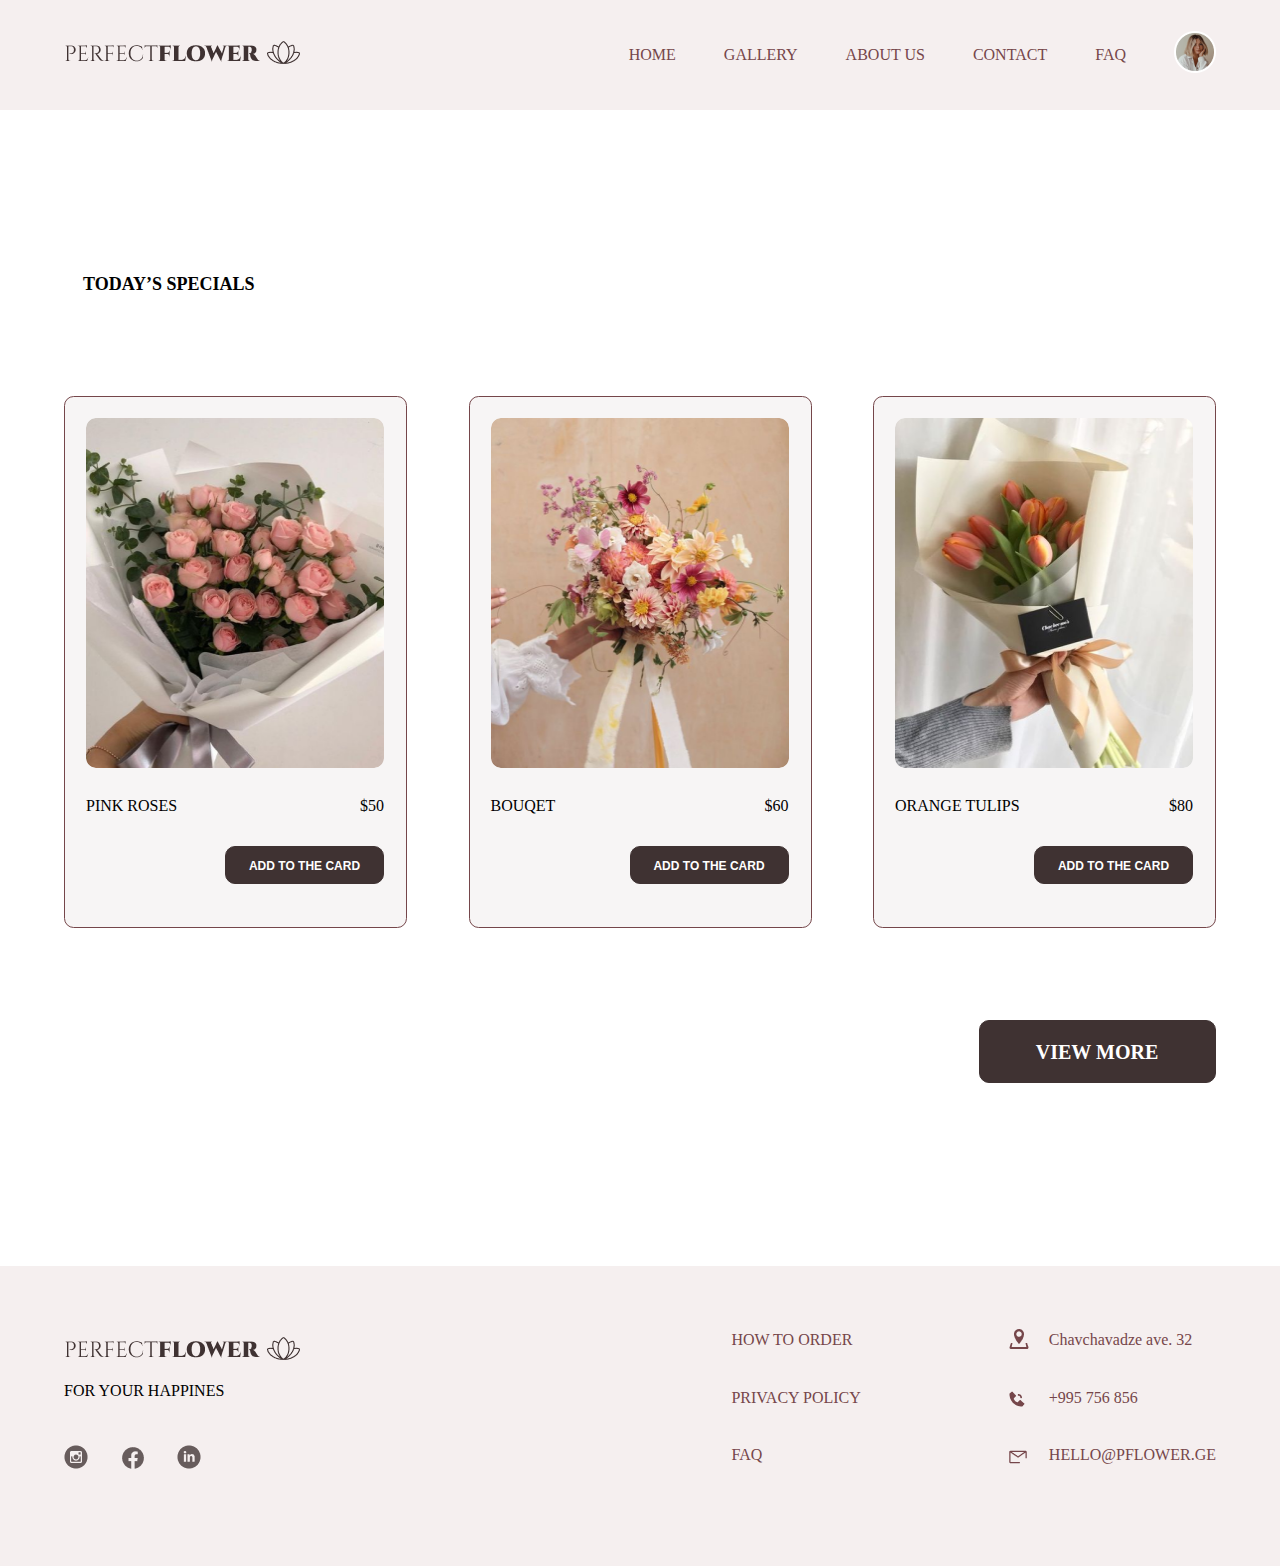
<file: index.html>
<!DOCTYPE html>
<html lang="en">
<head>
    <meta charset="UTF-8">
    <meta http-equiv="X-UA-Compatible" content="IE=edge">
    <meta name="viewport" content="width=device-width, initial-scale=1.0">
    <link rel="stylesheet" href="assets/css/reset.css">
    <link rel="stylesheet" href="assets/css/style.css">
    <title>Home</title>
</head>
<body>
    <header>
        <div class="header-navigation container">
            <div class="logo">
                <a href="#"><img src="assets/img/LOGO.png" alt=" company logo"></a>
            </div>
            <nav>
                <ul>
                    <li>
                        <a href="index.html">HOME</a>
                    </li>
                    <li>
                        <a href="assets/pages/gallery.html">GALLERY</a>
                    </li>
                    <li>
                        <a href="assets/pages/about.html">ABOUT US</a>
                    </li>
                    <li> 
                        <a href="assets/pages/contact.html">CONTACT</a>
                    </li>
                    <li>
                        <a href="assets/pages/faq.html">FAQ</a>
                    </li>
                    <li>
                        <a href="#"><img src="assets/img/profile picture.png" alt="profile>"></a>
                    </li>
                </ul>
            </nav>
        </div>
    </header>
    <main>
        <section class="special-offers container">
            <h2>TODAY’S SPECIALS</h2>
            <div class="top-products">
                <div class="product-box-wrapper">
                    <div class="product-content">
                        <img src="assets/img/roses.png" alt="pink roses">
                        <div class="product-type-price">
                         <h4>PINK ROSES</h4>
                         <P>$50</P>
                        </div>
                        
                        <div class="content-button">
                            <button>ADD TO THE CARD</button>
                        </div>
                    </div>
                </div>

                <div class="product-box-wrapper">
                    <div class="product-content">
                        <img src="assets/img/bouqet.png" alt="bouqet">
                        <div class="product-type-price">
                         <h4>BOUQET</h4>
                         <P>$60</P>
                        </div>
                        
                        <div class="content-button">
                            <button>ADD TO THE CARD</button>
                        </div>
                    </div>
                </div>

                <div class="product-box-wrapper">
                    <div class="product-content">
                        <img src="assets/img/tulips.png" alt="tulips">
                        <div class="product-type-price">
                         <h4>ORANGE TULIPS</h4>
                         <P>$80</P>
                        </div>
                        
                        <div class="content-button">
                            <button>ADD TO THE CARD</button>
                        </div>
                    </div>
                </div>
            </div>
            <div class="section-footer">
                <button>VIEW MORE</button>
            </div>
        </section>
    </main>
    <footer>
        <div class="footer-navigation container">
            <div class="slogan-socials">
                <a href="#"><img src="assets/img/LOGO.png" alt="company logo"></a>
                <p>FOR YOUR HAPPINES</p>
                <div class="social icons">
                    <a href="#"><img src="assets/img/instagram.png" alt="instagram"></a>
                    <a href="#"><img src="assets/img/facebook.png" alt="facebook"></a>
                    <a href="#"><img src="assets/img/linkedin.png"></a>
                </div>
            </div>
            <div class="info">
                <ul class="info-buttons">
                    <li>
                        <a href="#">HOW TO ORDER</a>
                    </li>
                    <li>
                        <a href="#">PRIVACY POLICY</a>
                    </li>
                    <li>
                        <a href="#">FAQ</a>
                    </li>
                </ul>
                <ul class="info-icons">
                    <li>
                        <a href="#"><img src="assets/img/pin.png" alt="location"></a>
                    </li>
                    <li>
                        <a href="#"><img src="assets/img/call.png" alt="phone call"></a>
                    </li>
                    <li>
                        <a href="#"><img src="assets/img/mail.png" alt="email new"></a>
                    </li>
                </ul>
                <ul class="contact-info">
                    <li>
                        <a href="#">Chavchavadze ave. 32</a>
                    </li>
                    <li>
                        <a href="#">+995 756 856</a>
                    </li>
                    <li>
                        <a href="#">HELLO@PFLOWER.GE</a>
                    </li>
                </ul>
            </div>
        </div>
    </footer>
    
</body>
</html>
</file>
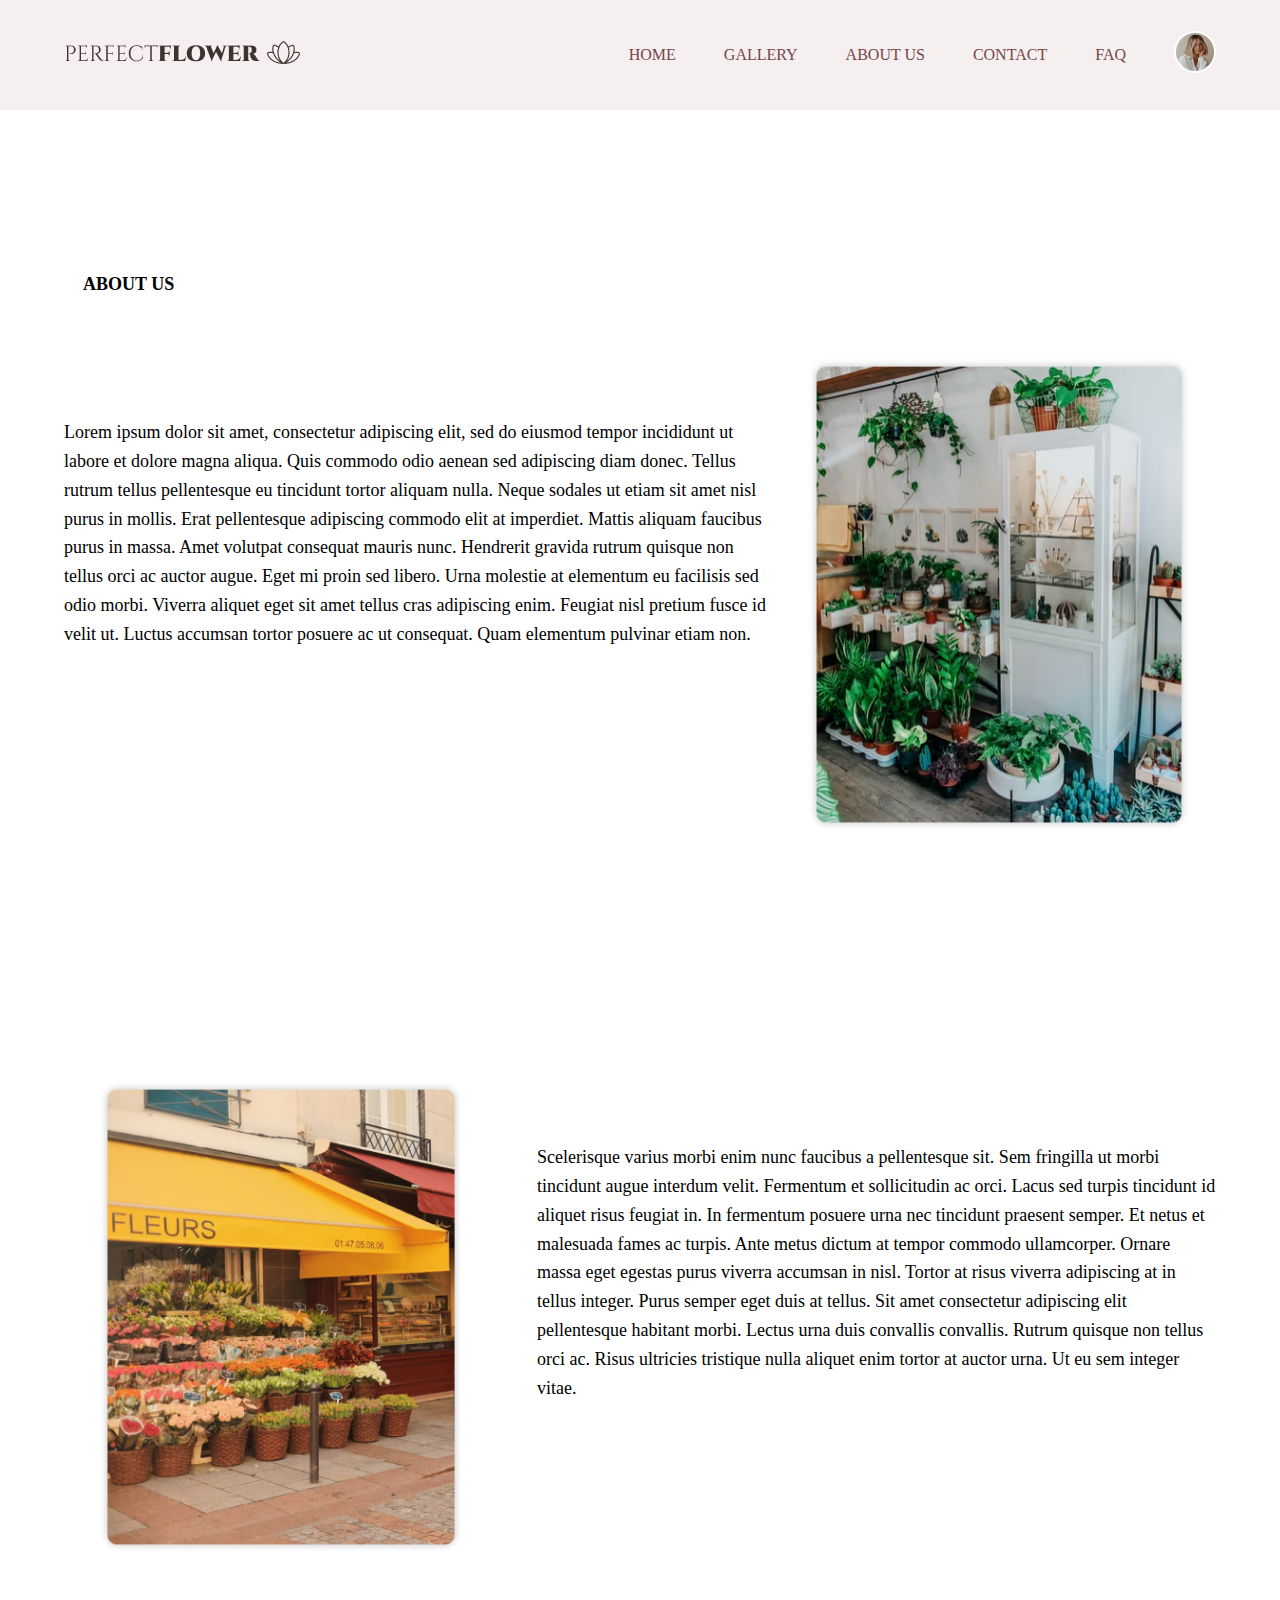
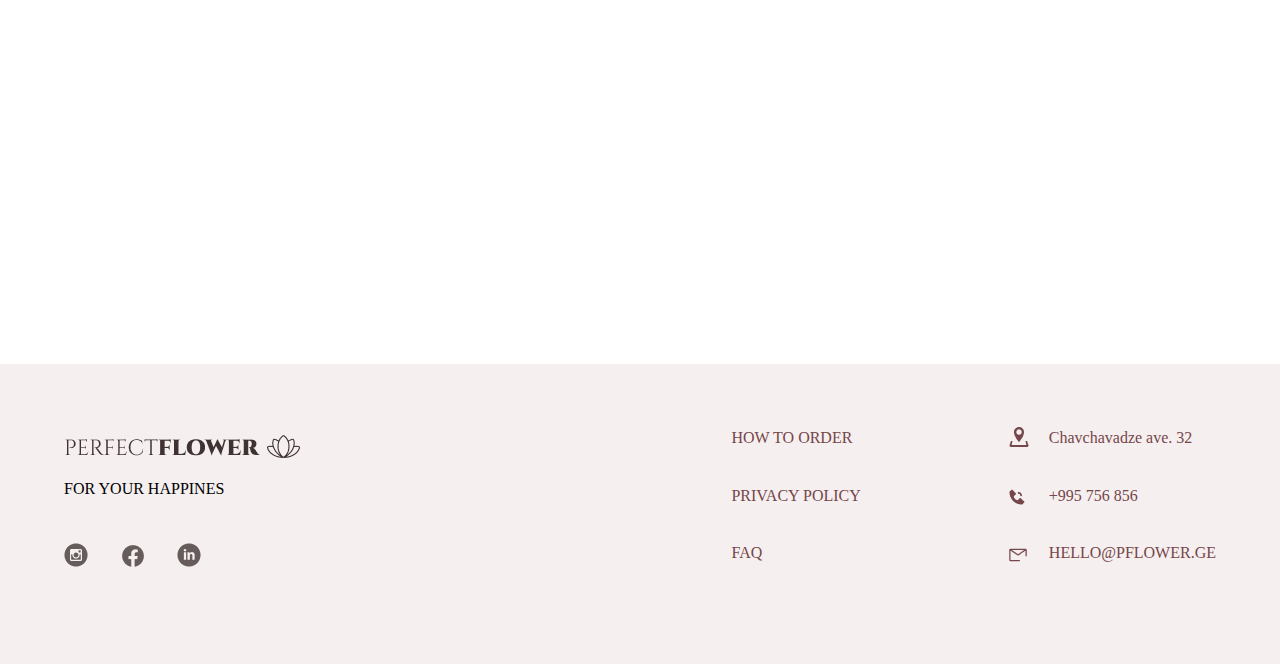
<file: assets/pages/about.html>
<!DOCTYPE html>
<html lang="en">
<head>
    <meta charset="UTF-8">
    <meta http-equiv="X-UA-Compatible" content="IE=edge">
    <meta name="viewport" content="width=device-width, initial-scale=1.0">
    <link rel="stylesheet" href="../css/reset.css">
    <link rel="stylesheet" href="../css/style.css">
    <title>Aboout us</title>
</head>
<body>
    <header>
        <div class="header-navigation container">
            <div class="logo">
                <a href="#"><img src="../img/LOGO.png" alt=" company logo"></a>
            </div>
            <nav>
                <ul>
                    <li>
                        <a href="../../index.html">HOME</a>
                    </li>
                    <li>
                        <a href="gallery.html">GALLERY</a>
                    </li>
                    <li>
                        <a href="about.html">ABOUT US</a>
                    </li>
                    <li> 
                        <a href="contact.html">CONTACT</a>
                    </li>
                    <li>
                        <a href="faq.html">FAQ</a>
                    </li>
                    <li>
                        <a href="#"><img src="../img/profile picture.png" alt="profile>"></a>
                    </li>
                </ul>
            </nav>
        </div>
    </header>
    <main>
        <section class="about-company container">
            <h2>ABOUT US</h2>
            <div class="company-info">
                <p>
                    Lorem ipsum dolor sit amet, consectetur adipiscing elit, 
                   sed do eiusmod tempor incididunt ut labore et dolore magna 
                   aliqua. Quis commodo odio aenean sed adipiscing diam donec. 
                   Tellus rutrum tellus pellentesque eu tincidunt tortor aliquam 
                   nulla. Neque sodales ut etiam sit amet nisl purus in mollis. 
                   Erat pellentesque adipiscing commodo elit at imperdiet. Mattis
                   aliquam faucibus purus in massa. Amet volutpat consequat 
                   mauris nunc. Hendrerit gravida rutrum quisque non tellus 
                   orci ac auctor augue. Eget mi proin sed libero. Urna molestie
                   at elementum eu facilisis sed odio morbi. Viverra aliquet 
                   eget sit amet tellus cras adipiscing enim. Feugiat nisl
                   pretium fusce id velit ut. Luctus accumsan tortor posuere 
                   ac ut consequat. Quam elementum pulvinar etiam non.
                </p>
                <img src="../img/plants.png" alt="house plants">
            </div>
            <div class="shop-info">
                <img src="../img/plants shop.png" alt="plants shhop">
                <p>
                    Scelerisque varius morbi enim nunc faucibus a pellentesque sit. 
                    Sem fringilla ut morbi tincidunt augue interdum velit. 
                    Fermentum et sollicitudin ac orci. Lacus sed turpis tincidunt 
                    id aliquet risus feugiat in. In fermentum posuere urna nec 
                    tincidunt praesent semper. Et netus et malesuada fames ac turpis. 
                    Ante metus dictum at tempor commodo ullamcorper. Ornare massa eget 
                    egestas purus viverra accumsan in nisl. Tortor at risus viverra 
                    adipiscing at in tellus integer. Purus semper eget duis at tellus. 
                    Sit amet consectetur adipiscing elit pellentesque habitant morbi. 
                    Lectus urna duis convallis convallis. Rutrum quisque non tellus orci 
                    ac. Risus ultricies tristique nulla aliquet enim tortor at auctor urna. 
                    Ut eu sem integer vitae.
                </p>
            </div>
        </section>
    </main>
    <footer>
        <div class="footer-navigation container">
            <div class="slogan-socials">
                <a href="#"><img src="../img/LOGO.png" alt="company logo"></a>
                <p>FOR YOUR HAPPINES</p>
                <div class="social icons">
                    <a href="#"><img src="../img/instagram.png" alt="instagram"></a>
                    <a href="#"><img src="../img/facebook.png" alt="facebook"></a>
                    <a href="#"><img src="../img/linkedin.png"></a>
                </div>
            </div>
            <div class="info">
                <ul class="info-buttons">
                    <li>
                        <a href="#">HOW TO ORDER</a>
                    </li>
                    <li>
                        <a href="#">PRIVACY POLICY</a>
                    </li>
                    <li>
                        <a href="#">FAQ</a>
                    </li>
                </ul>
                <ul class="info-icons">
                    <li>
                        <a href="#"><img src="../img/pin.png" alt="location"></a>
                    </li>
                    <li>
                        <a href="#"><img src="../img/call.png" alt="phone call"></a>
                    </li>
                    <li>
                        <a href="#"><img src="../img/mail.png" alt="email new"></a>
                    </li>
                </ul>
                <ul class="contact-info">
                    <li>
                        <a href="#">Chavchavadze ave. 32</a>
                    </li>
                    <li>
                        <a href="#">+995 756 856</a>
                    </li>
                    <li>
                        <a href="#">HELLO@PFLOWER.GE</a>
                    </li>
                </ul>
            </div>
        </div>
    </footer>
</body>
</html>
</file>
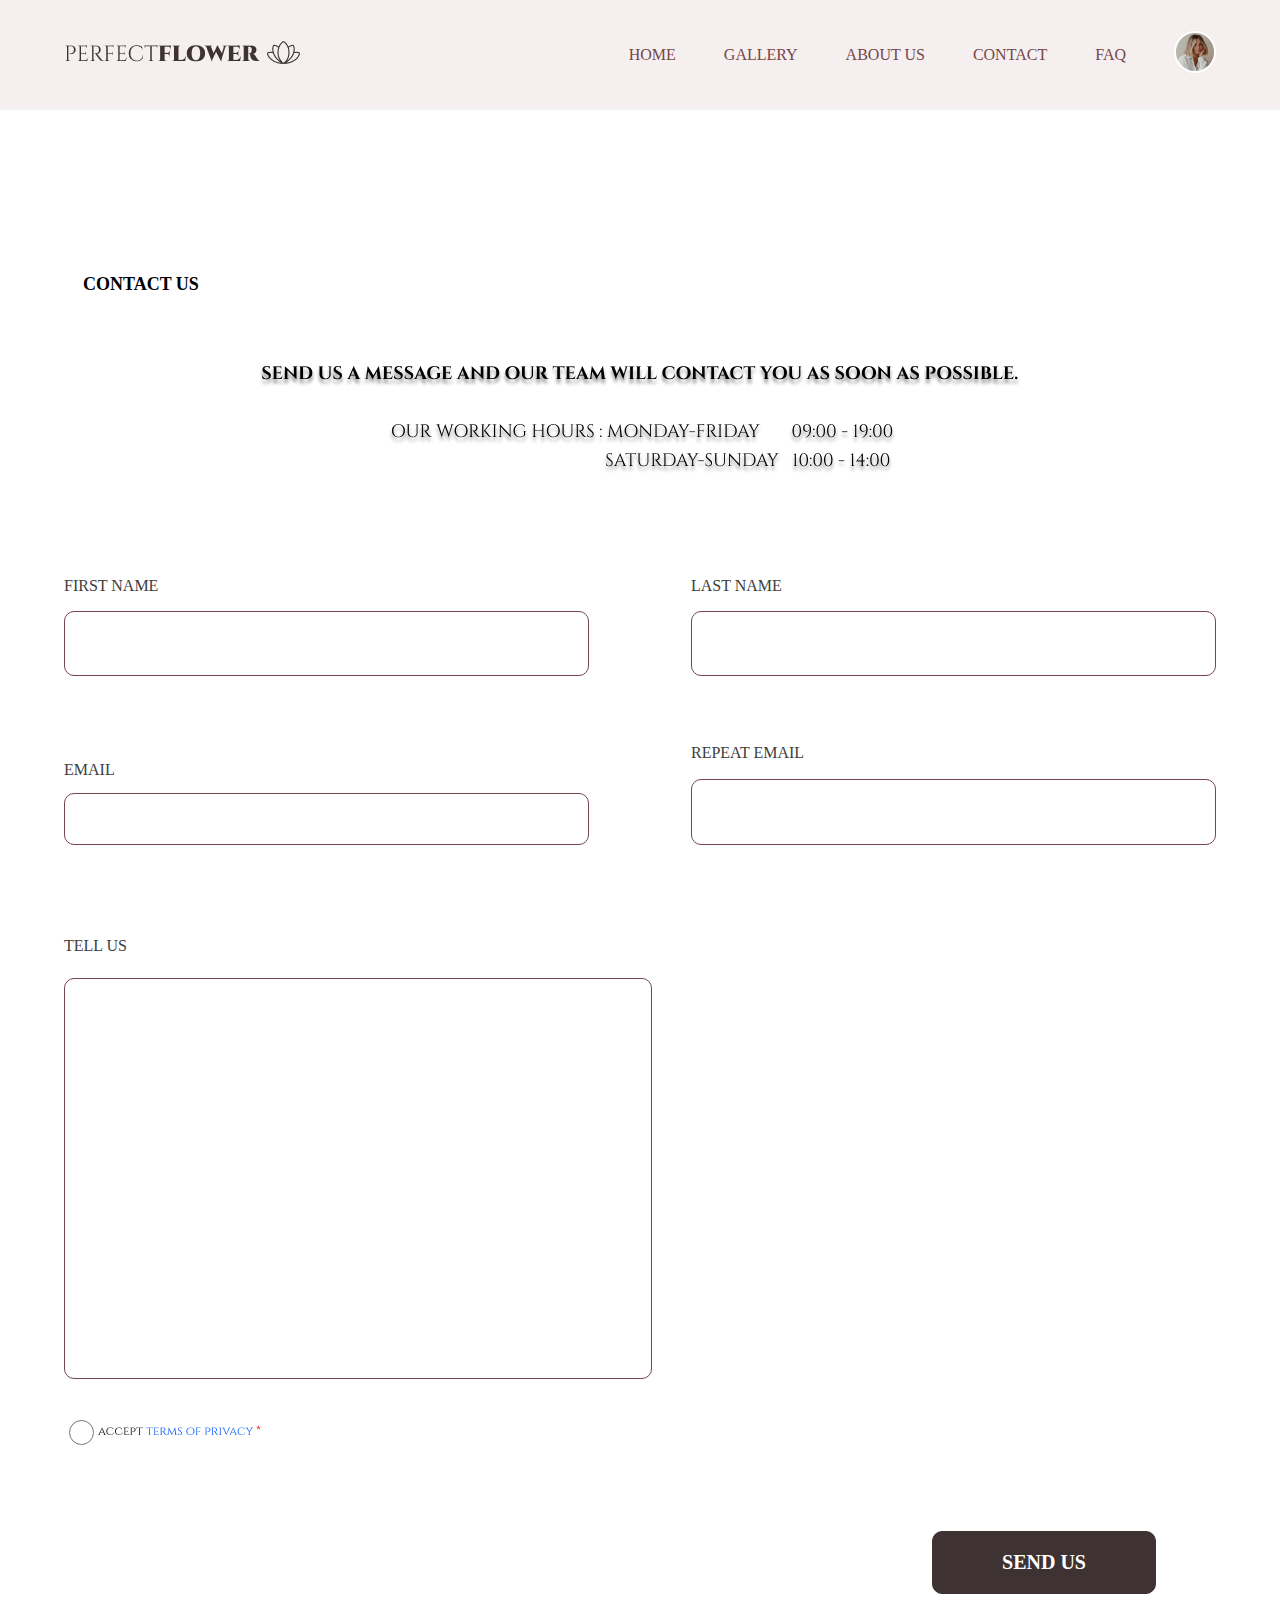
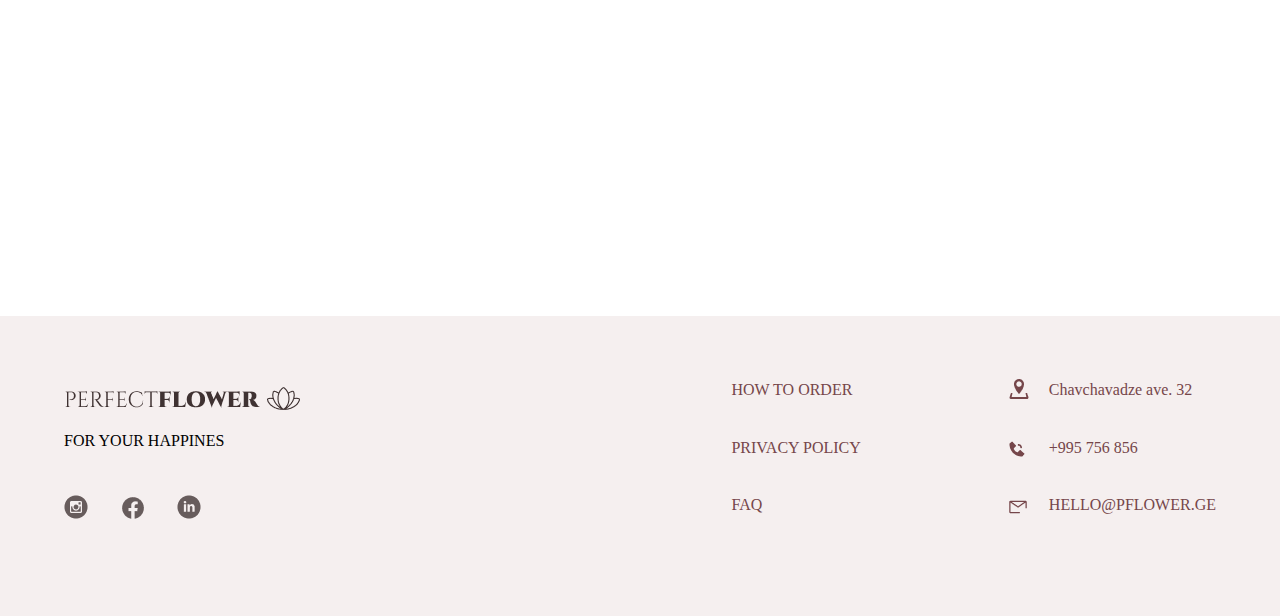
<file: assets/pages/contact.html>
<!DOCTYPE html>
<html lang="en">
<head>
    <meta charset="UTF-8">
    <meta http-equiv="X-UA-Compatible" content="IE=edge">
    <meta name="viewport" content="width=device-width, initial-scale=1.0">
    <link rel="stylesheet" href="../css/reset.css">
    <link rel="stylesheet" href="../css/style.css">
    <title>Contact</title>
</head>
<body>
    <header>
        <div class="header-navigation container">
            <div class="logo">
                <a href="#"><img src="../img/LOGO.png" alt=" company logo"></a>
            </div>
            <nav>
                <ul>
                    <li>
                        <a href="../../index.html">HOME</a>
                    </li>
                    <li>
                        <a href="gallery.html">GALLERY</a>
                    </li>
                    <li>
                        <a href="about.html">ABOUT US</a>
                    </li>
                    <li> 
                        <a href="contact.html">CONTACT</a>
                    </li>
                    <li>
                        <a href="faq.html">FAQ</a>
                    </li>
                    <li>
                        <a href="#"><img src="../img/profile picture.png" alt="profile>"></a>
                    </li>
                </ul>
            </nav>
        </div>
    </header>
    <main>
        <section class="company-contact container">
            <h2>CONTACT US</h2>
            <div class="contact-slogan">
                <img src="../img/contact-message.png">
            </div>
            <div class="personal-info">
                <div class="name">
                    <label for="fname">FIRST NAME</label>
                    <input type="text" id="fname" name="fname">
                </div>
                <div class="surname">
                    <label for="lastname">LAST NAME</label>
                    <input type="text" id="lastname" name="lastname">
                </div>
            </div>
            <div class="mail-info">
                <div class="mail">
                    <label for="email">EMAIL</label>
                    <input type="email" id="email" name="email">
                </div>
                <div class="repeat-mail">
                    <label for="email">REPEAT EMAIL</label>
                    <input type="email" id="email" name="email">
                </div>
            </div>
            <div class="typetext-location">
                <div class="type-text">
                    <label for="tellus">TELL US</label>
                    <input type="text" id="TYPE HERE" name="TYPE HERE">
                </div>
                <div class="map">
                    <iframe src="https://www.google.com/maps/embed?pb=!1m18!1m12!1m3!1d2978.445231384235!2d44.75645531543587!3d41.71091047923579!2m3!1f0!2f0!3f0!3m2!1i1024!2i768!4f13.1!3m3!1m2!1s0x40447332355abe2f%3A0x6cbb9dc3fcb3b194!2z4YOY4YOa4YOY4YOQIOGDreGDkOGDleGDreGDkOGDleGDkOGDq-GDmOGDoSDhg5Lhg5Dhg5vhg5bhg5jhg6Dhg5gsIOGDl-GDkeGDmOGDmuGDmOGDoeGDmA!5e0!3m2!1ska!2sge!4v1676547044350!5m2!1ska!2sge" width="600" height="450" style="border:0;" allowfullscreen="" loading="lazy" referrerpolicy="no-referrer-when-downgrade"></iframe>
                </div>
            </div>
            <div class="accept">
                <label for="accept"><img src="../img/accept terms of privacy _.png"></label>
                <input type="radio">
            </div>
            <div class="contact-section-footer">
                <button>SEND US</button>
            </div>
        </section>
    </main>
    <footer>
        <div class="footer-navigation container">
            <div class="slogan-socials">
                <a href="#"><img src="../img/LOGO.png" alt="company logo"></a>
                <p>FOR YOUR HAPPINES</p>
                <div class="social icons">
                    <a href="#"><img src="../img/instagram.png" alt="instagram"></a>
                    <a href="#"><img src="../img/facebook.png" alt="facebook"></a>
                    <a href="#"><img src="../img/linkedin.png"></a>
                </div>
            </div>
            <div class="info">
                <ul class="info-buttons">
                    <li>
                        <a href="#">HOW TO ORDER</a>
                    </li>
                    <li>
                        <a href="#">PRIVACY POLICY</a>
                    </li>
                    <li>
                        <a href="#">FAQ</a>
                    </li>
                </ul>
                <ul class="info-icons">
                    <li>
                        <a href="#"><img src="../img/pin.png" alt="location"></a>
                    </li>
                    <li>
                        <a href="#"><img src="../img/call.png" alt="phone call"></a>
                    </li>
                    <li>
                        <a href="#"><img src="../img/mail.png" alt="email new"></a>
                    </li>
                </ul>
                <ul class="contact-info">
                    <li>
                        <a href="#">Chavchavadze ave. 32</a>
                    </li>
                    <li>
                        <a href="#">+995 756 856</a>
                    </li>
                    <li>
                        <a href="#">HELLO@PFLOWER.GE</a>
                    </li>
                </ul>
            </div>
        </div>
    </footer>
</body>
</html>
</file>
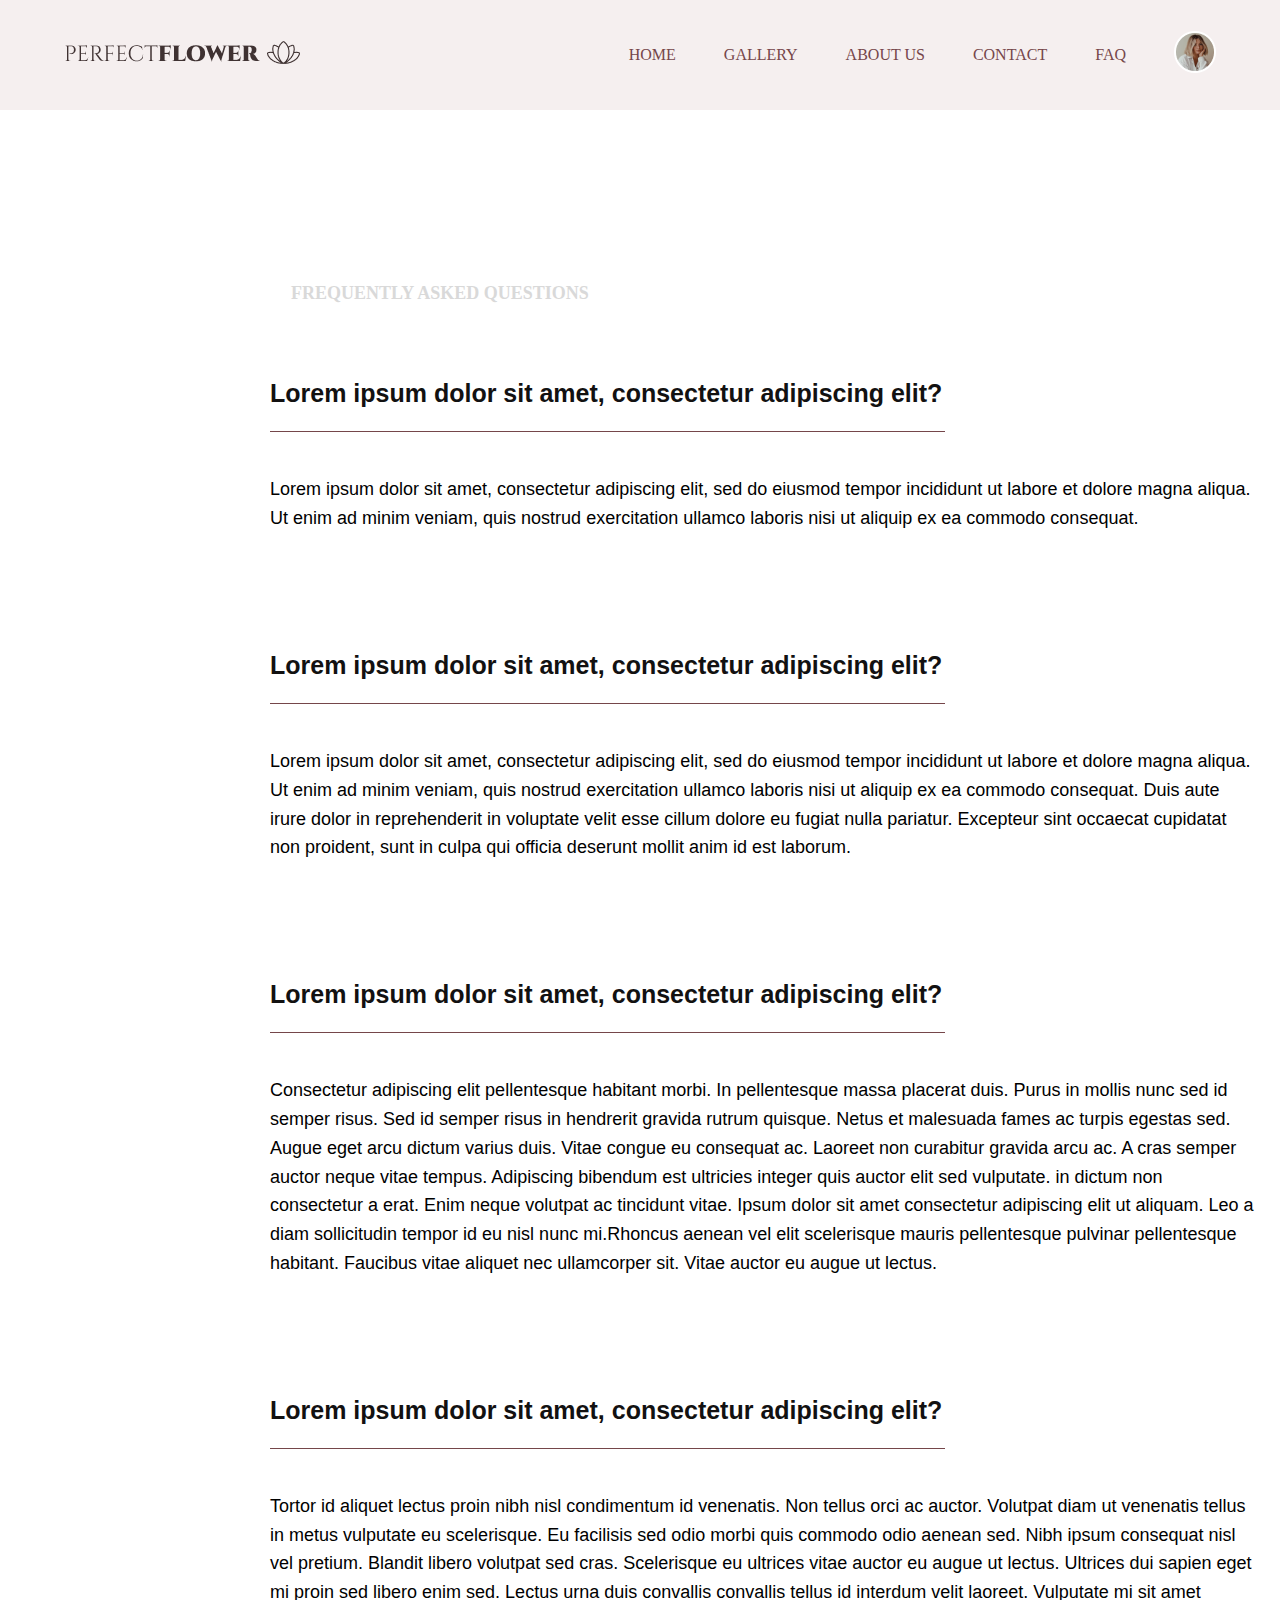
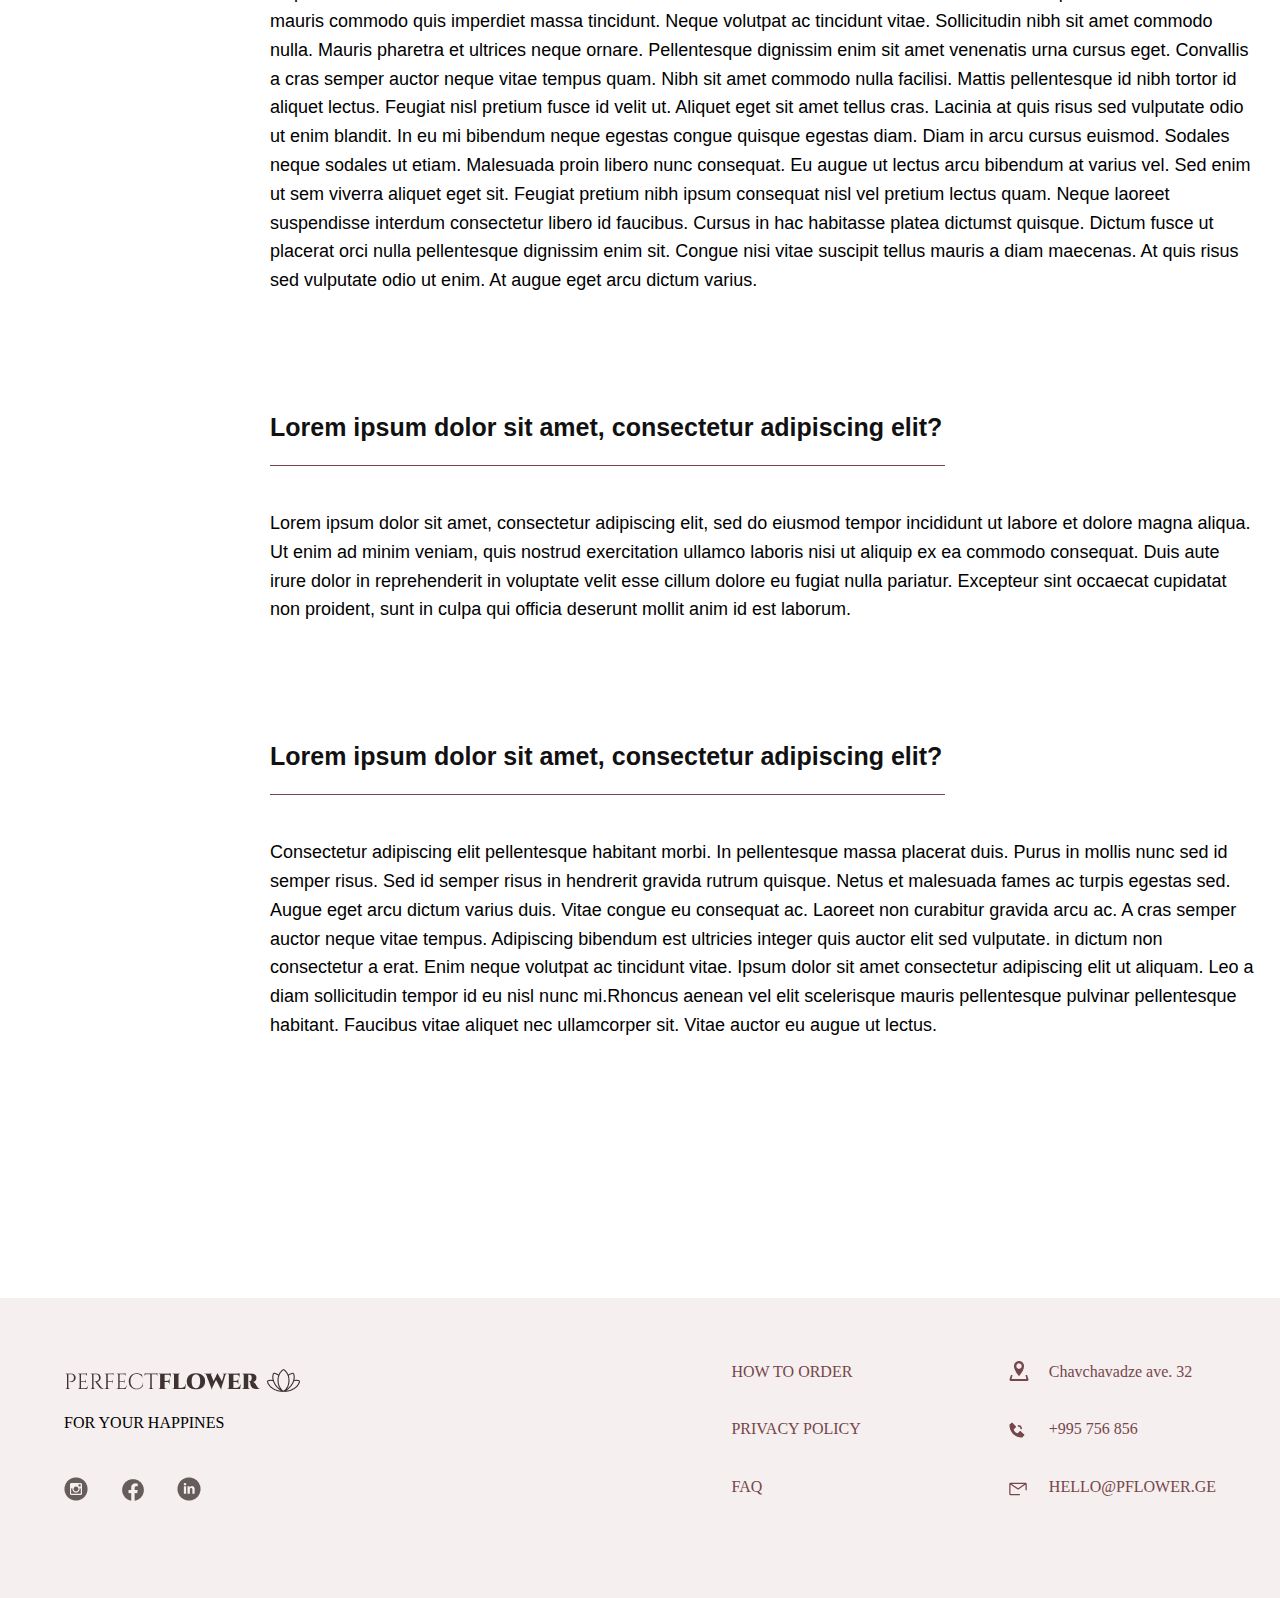
<file: assets/pages/faq.html>
<!DOCTYPE html>
<html lang="en">
<head>
    <meta charset="UTF-8">
    <meta http-equiv="X-UA-Compatible" content="IE=edge">
    <meta name="viewport" content="width=device-width, initial-scale=1.0">
    <link rel="stylesheet" href="../css/reset.css">
    <link rel="stylesheet" href="../css/style.css">
    <title>FAQ</title>
</head>
<body>
    <header>
        <div class="header-navigation container">
            <div class="logo">
                <a href="#"><img src="../img/LOGO.png" alt=" company logo"></a>
            </div>
            <nav>
                <ul>
                    <li>
                        <a href="../../index.html">HOME</a>
                    </li>
                    <li>
                        <a href="gallery.html">GALLERY</a>
                    </li>
                    <li>
                        <a href="about.html">ABOUT US</a>
                    </li>
                    <li> 
                        <a href="contact.html">CONTACT</a>
                    </li>
                    <li>
                        <a href="faq.html">FAQ</a>
                    </li>
                    <li>
                        <a href="#"><img src="../img/profile picture.png" alt="profile>"></a>
                    </li>
                </ul>
            </nav>
        </div>
    </header>
    <main>
        <section class="asked-questions">
            <h2>FREQUENTLY ASKED QUESTIONS</h2>
            <div class="top-questions">
                <div class="question first">
                    <h5>Lorem ipsum dolor sit amet, consectetur adipiscing elit?</h5>
                    <p>Lorem ipsum dolor sit amet, consectetur adipiscing elit, sed do eiusmod tempor incididunt ut labore et dolore magna aliqua. Ut enim ad minim veniam, quis nostrud exercitation ullamco laboris nisi ut aliquip ex ea commodo consequat. </p>
                </div>
                <div class="question second">
                    <h5>Lorem ipsum dolor sit amet, consectetur adipiscing elit?</h5>
                    <p>Lorem ipsum dolor sit amet, consectetur adipiscing elit, sed do eiusmod tempor incididunt ut labore et dolore magna aliqua. Ut enim ad minim veniam, quis nostrud exercitation ullamco laboris nisi ut aliquip ex ea commodo consequat. Duis aute irure dolor in reprehenderit in voluptate velit esse cillum dolore eu fugiat nulla pariatur. Excepteur sint occaecat cupidatat non proident, sunt in culpa qui officia deserunt mollit anim id est laborum.</p>
                </div>
                <div class="question third">
                    <h5>Lorem ipsum dolor sit amet, consectetur adipiscing elit?</h5>
                    <p>Consectetur adipiscing elit pellentesque habitant morbi. In pellentesque massa placerat duis. Purus in mollis nunc sed id semper risus. Sed id semper risus in hendrerit gravida rutrum quisque. Netus et malesuada fames ac turpis egestas sed. Augue eget arcu dictum varius duis. Vitae congue eu consequat ac. Laoreet non curabitur gravida arcu ac. A cras semper auctor neque vitae tempus. Adipiscing bibendum est ultricies integer quis auctor elit sed vulputate. in dictum non consectetur a erat. Enim neque volutpat ac tincidunt vitae. Ipsum dolor sit amet consectetur adipiscing elit ut aliquam. Leo a diam sollicitudin tempor id eu nisl nunc mi.Rhoncus aenean vel elit scelerisque mauris pellentesque pulvinar pellentesque habitant. Faucibus vitae aliquet nec ullamcorper sit. Vitae auctor eu augue ut lectus.</p>
                </div>
                <div class="question fourth">
                    <h5>Lorem ipsum dolor sit amet, consectetur adipiscing elit?</h5>
                    <p>Tortor id aliquet lectus proin nibh nisl condimentum id venenatis. Non tellus orci ac auctor. Volutpat diam ut venenatis tellus in metus vulputate eu scelerisque. Eu facilisis sed odio morbi quis commodo odio aenean sed. Nibh ipsum consequat nisl vel pretium. Blandit libero volutpat sed cras. Scelerisque eu ultrices vitae auctor eu augue ut lectus. Ultrices dui sapien eget mi proin sed libero enim sed. Lectus urna duis convallis convallis tellus id interdum velit laoreet. Vulputate mi sit amet mauris commodo quis imperdiet massa tincidunt. Neque volutpat ac tincidunt vitae. Sollicitudin nibh sit amet commodo nulla. Mauris pharetra et ultrices neque ornare. Pellentesque dignissim enim sit amet venenatis urna cursus eget. Convallis a cras semper auctor neque vitae tempus quam. Nibh sit amet commodo nulla facilisi. Mattis pellentesque id nibh tortor id aliquet lectus. Feugiat nisl pretium fusce id velit ut.
    
                        Aliquet eget sit amet tellus cras. Lacinia at quis risus sed vulputate odio ut enim blandit. In eu mi bibendum neque egestas congue quisque egestas diam. Diam in arcu cursus euismod. Sodales neque sodales ut etiam. Malesuada proin libero nunc consequat. Eu augue ut lectus arcu bibendum at varius vel. Sed enim ut sem viverra aliquet eget sit. Feugiat pretium nibh ipsum consequat nisl vel pretium lectus quam. Neque laoreet suspendisse interdum consectetur libero id faucibus. Cursus in hac habitasse platea dictumst quisque. Dictum fusce ut placerat orci nulla pellentesque dignissim enim sit. Congue nisi vitae suscipit tellus mauris a diam maecenas. At quis risus sed vulputate odio ut enim. At augue eget arcu dictum varius.</p>
                </div>
                <div class="question fifth">
                    <h5>Lorem ipsum dolor sit amet, consectetur adipiscing elit?</h5>
                    <p>Lorem ipsum dolor sit amet, consectetur adipiscing elit, sed do eiusmod tempor incididunt ut labore et dolore magna aliqua. Ut enim ad minim veniam, quis nostrud exercitation ullamco laboris nisi ut aliquip ex ea commodo consequat. Duis aute irure dolor in reprehenderit in voluptate velit esse cillum dolore eu fugiat nulla pariatur. Excepteur sint occaecat cupidatat non proident, sunt in culpa qui officia deserunt mollit anim id est laborum.</p>
                </div>
                <div class="question sixth">
                    <h5>Lorem ipsum dolor sit amet, consectetur adipiscing elit?</h5>
                    <p>Consectetur adipiscing elit pellentesque habitant morbi. In pellentesque massa placerat duis. Purus in mollis nunc sed id semper risus. Sed id semper risus in hendrerit gravida rutrum quisque. Netus et malesuada fames ac turpis egestas sed. Augue eget arcu dictum varius duis. Vitae congue eu consequat ac. Laoreet non curabitur gravida arcu ac. A cras semper auctor neque vitae tempus. Adipiscing bibendum est ultricies integer quis auctor elit sed vulputate. in dictum non consectetur a erat. Enim neque volutpat ac tincidunt vitae. Ipsum dolor sit amet consectetur adipiscing elit ut aliquam. Leo a diam sollicitudin tempor id eu nisl nunc mi.Rhoncus aenean vel elit scelerisque mauris pellentesque pulvinar pellentesque habitant. Faucibus vitae aliquet nec ullamcorper sit. Vitae auctor eu augue ut lectus.</p>
                </div>
            </div>
        </section>
    </main>
    <footer>
        <div class="footer-navigation container">
            <div class="slogan-socials">
                <a href="#"><img src="../img/LOGO.png" alt="company logo"></a>
                <p>FOR YOUR HAPPINES</p>
                <div class="social icons">
                    <a href="#"><img src="../img/instagram.png" alt="instagram"></a>
                    <a href="#"><img src="../img/facebook.png" alt="facebook"></a>
                    <a href="#"><img src="../img/linkedin.png"></a>
                </div>
            </div>
            <div class="info">
                <ul class="info-buttons">
                    <li>
                        <a href="#">HOW TO ORDER</a>
                    </li>
                    <li>
                        <a href="#">PRIVACY POLICY</a>
                    </li>
                    <li>
                        <a href="#">FAQ</a>
                    </li>
                </ul>
                <ul class="info-icons">
                    <li>
                        <a href="#"><img src="../img/pin.png" alt="location"></a>
                    </li>
                    <li>
                        <a href="#"><img src="../img/call.png" alt="phone call"></a>
                    </li>
                    <li>
                        <a href="#"><img src="../img/mail.png" alt="email new"></a>
                    </li>
                </ul>
                <ul class="contact-info">
                    <li>
                        <a href="#">Chavchavadze ave. 32</a>
                    </li>
                    <li>
                        <a href="#">+995 756 856</a>
                    </li>
                    <li>
                        <a href="#">HELLO@PFLOWER.GE</a>
                    </li>
                </ul>
            </div>
        </div>
    </footer>
</body>
</html>
</file>
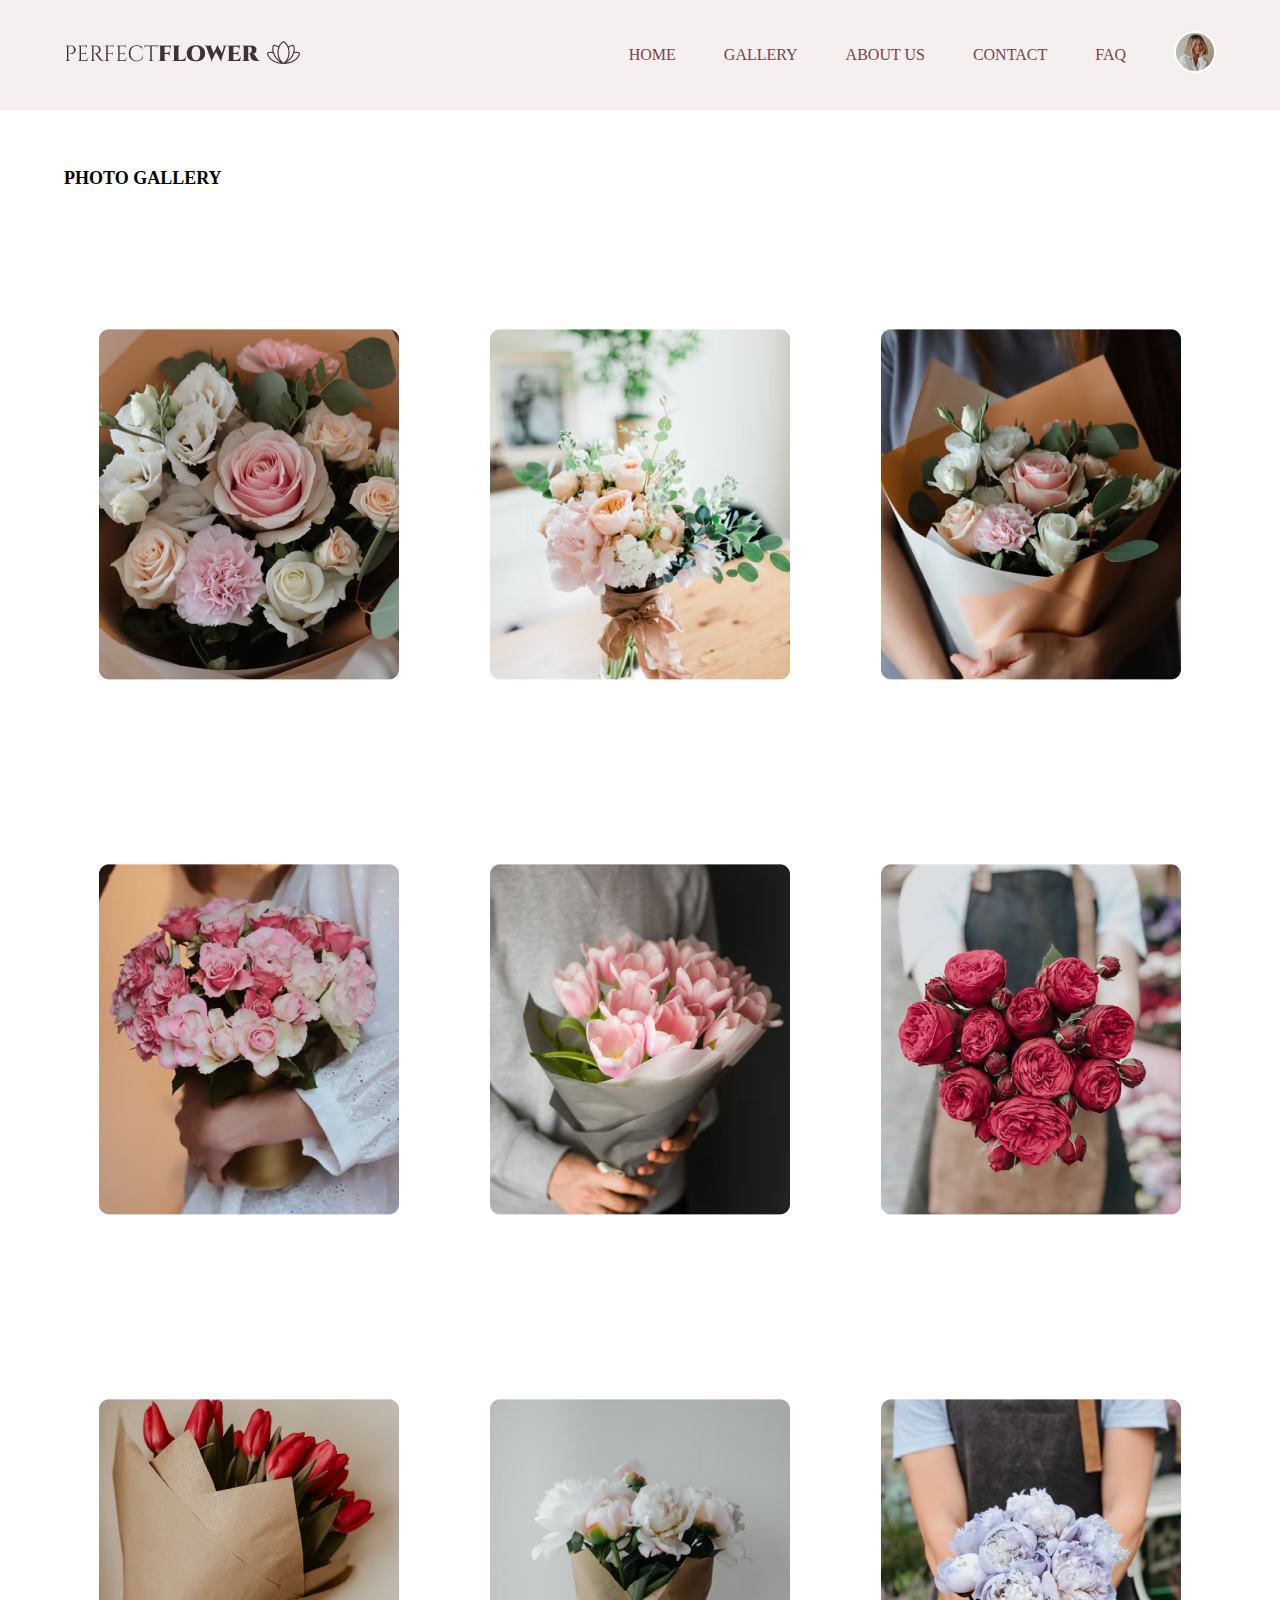
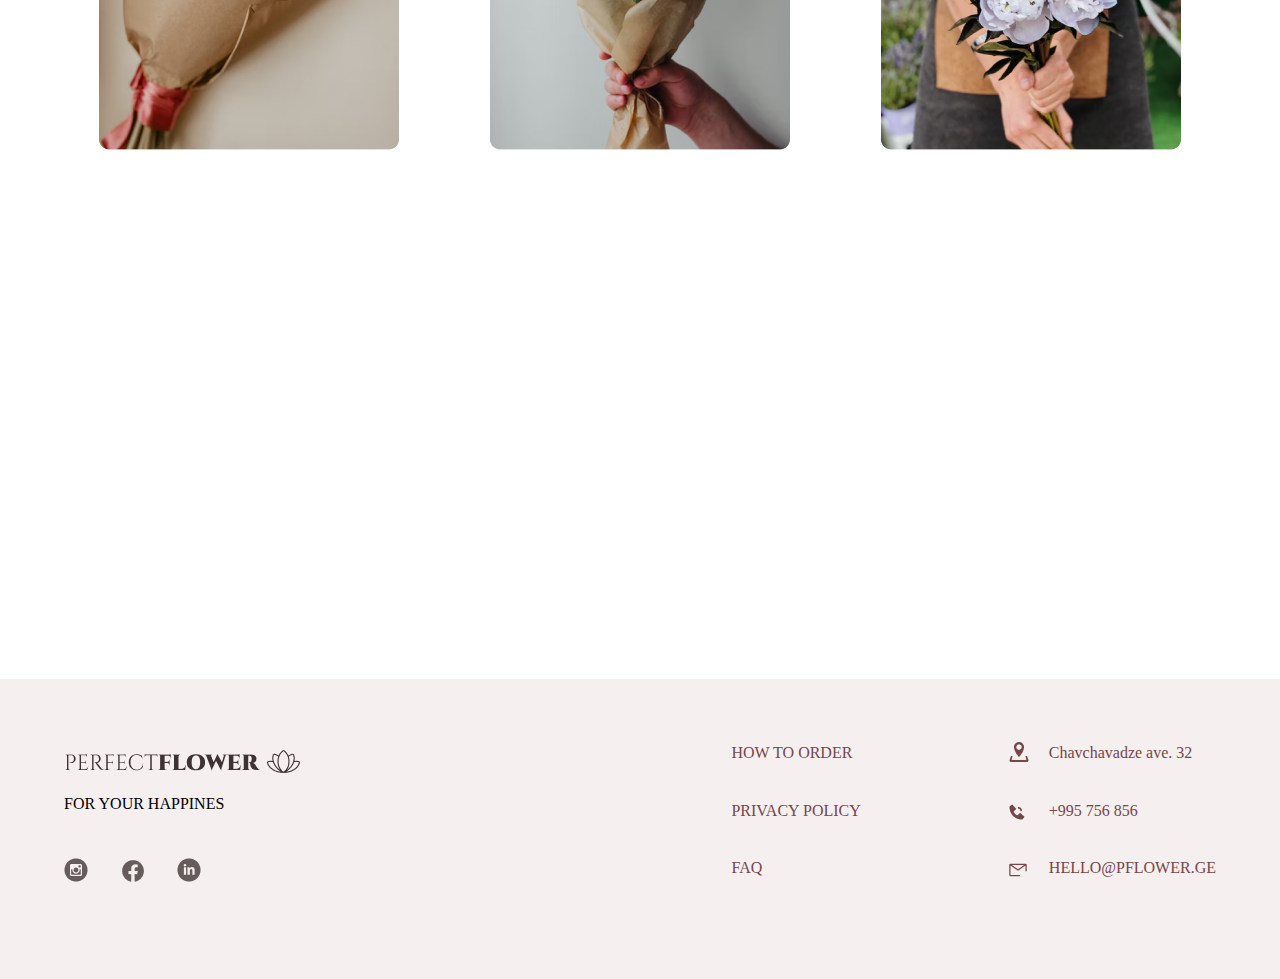
<file: assets/pages/gallery.html>
<!DOCTYPE html>
<html lang="en">
<head>
    <meta charset="UTF-8">
    <meta http-equiv="X-UA-Compatible" content="IE=edge">
    <meta name="viewport" content="width=device-width, initial-scale=1.0">
    <link rel="stylesheet" href="../css/reset.css">
    <link rel="stylesheet" href="../css/style.css">
    <title>Gallery</title>
</head>
<body>
    <header>
        <div class="header-navigation container">
            <div class="logo">
                <a href="#"><img src="../img/LOGO.png" alt=" company logo"></a>
            </div>
            <nav>
                <ul>
                    <li>
                        <a href="../../index.html">HOME</a>
                    </li>
                    <li>
                        <a href="gallery.html">GALLERY</a>
                    </li>
                    <li>
                        <a href="about.html">ABOUT US</a>
                    </li>
                    <li> 
                        <a href="contact.html">CONTACT</a>
                    </li>
                    <li>
                        <a href="faq.html">FAQ</a>
                    </li>
                    <li>
                        <a href="#"><img src="../img/profile picture.png" alt="profile>"></a>
                    </li>
                </ul>
            </nav>
        </div>
    </header>
    <main>
        <section class="gallery container">
            <h2>PHOTO GALLERY</h2>
            <div class="images">
                <div class="string">
                    <div class="flower-card first"></div>
                    <div class="flower-card second"></div>
                    <div class="flower-card third"></div>
                </div>
                <div class="string">
                    <div class="flower-card fourth"></div>
                    <div class="flower-card fifth"></div>
                    <div class="flower-card sixth"></div>
                </div>
                <div class="string">
                    <div class="flower-card seventh"></div>
                    <div class="flower-card eighth"></div>
                    <div class="flower-card ninth"></div>
                </div>
            </div>
        </section>
    </main>
    <footer>
        <div class="footer-navigation container">
            <div class="slogan-socials">
                <a href="#"><img src="../img/LOGO.png" alt="company logo"></a>
                <p>FOR YOUR HAPPINES</p>
                <div class="social icons">
                    <a href="#"><img src="../img/instagram.png" alt="instagram"></a>
                    <a href="#"><img src="../img/facebook.png" alt="facebook"></a>
                    <a href="#"><img src="../img/linkedin.png"></a>
                </div>
            </div>
            <div class="info">
                <ul class="info-buttons">
                    <li>
                        <a href="#">HOW TO ORDER</a>
                    </li>
                    <li>
                        <a href="#">PRIVACY POLICY</a>
                    </li>
                    <li>
                        <a href="#">FAQ</a>
                    </li>
                </ul>
                <ul class="info-icons">
                    <li>
                        <a href="#"><img src="../img/pin.png" alt="location"></a>
                    </li>
                    <li>
                        <a href="#"><img src="../img/call.png" alt="phone call"></a>
                    </li>
                    <li>
                        <a href="#"><img src="../img/mail.png" alt="email new"></a>
                    </li>
                </ul>
                <ul class="contact-info">
                    <li>
                        <a href="#">Chavchavadze ave. 32</a>
                    </li>
                    <li>
                        <a href="#">+995 756 856</a>
                    </li>
                    <li>
                        <a href="#">HELLO@PFLOWER.GE</a>
                    </li>
                </ul>
            </div>
        </div>
    </footer>
</body>
</html>
</file>
<file: assets/css/style.css>
@font-face {
    font-family:'Cinzel', serif;
    src: url(../fonts/Cinzel-Regular.ttf);
}
@font-face {
    font-family: 'Cinzel', serif;
    src: url(../fonts/Cinzel-Bold.ttf);
}
@font-face {
    font-family: 'Open Sans', sans-serif;
    src: url(../fonts/OpenSans-Regular.ttf);
}
@font-face {
    font-family: 'Open Sans', sans-serif;
    src: url(../fonts/OpenSans-SemiBold.ttf);
}
body {
    background-color: #FFFFFF;
}
.container {
    max-width: 1240px;
    width: 90%;
    margin: 0 auto;
}
 header {
    background-color: #F5EFEF;
    height: 110px;
    display: flex;
}
.header-navigation {
    display: flex;
    flex-direction: row;
    justify-content: space-between;
    align-items: center;
}
 nav ul{
    display: flex;
    flex-direction: row;
    align-items: center;
    gap: 48px;
}
nav a {
    font-size: 16px;
    line-height: 21.57px;
    font-weight: 400;
    color:#75464A;
    font-family:'Cinzel', serif;
    text-decoration: none;
}
nav a:hover {
    font-weight: bold;
}
/*home*/
.special-offers h2 {
    font-size: 18px;
    line-height: 24.26px;
    font-weight: 700;
    color: #000000;
    font-family:'Cinzel', serif;
    margin: 162px 0px 100px 19px;
}
.top-products {
    display: flex;
    justify-content: space-between;
}
.product-content {
    width: 343px;
    height: 532px;
    border-radius: 9.61px;
    border: 1px solid #75464A;
    padding: 21px 22px 0px 21px;
    background-color:#F7F5F5;
}
.product-content img {
    width: 100%;
    height: 350px;
    border-radius: 10px;
}
.product-type-price {
    margin-top:27px;
    display: flex;
    justify-content: space-between;
}

.content-button {
    text-align: right;
    margin-top: 32px;
}
.content-button button {
    width: 159px;
    height: 38px;
    background-color: #3F3232;
    border: 1px solid #3F3232;
    border-radius: 10px;
    font-size: 12px;
    line-height: 16.18px;
    font-weight: 700;
    font-family:  BOLD 'Cinzel', serif;
    color: #FFFFFF;
    padding: 11px 20px;
    cursor: pointer
}
.section-footer {
    text-align: right;
    margin-top: 92px;
    margin-bottom: 183px;

}
.section-footer button {
    width: 237px;
    height: 63px;
    background-color: #3F3232;
    border: 1px solid #3F3232 ;
    border-radius: 10px;
    font-size: 20px;
    line-height: 26.96px;
    font-weight: 700;
    font-family:'Cinzel', serif;
    color: #FFFFFF;
    padding: 18px 53.97px 25px 53px;
    cursor: pointer;
}
/*footer*/
footer {
    background-color: #F5EFEF;
    height: 300px;
}
.footer-navigation {
    display: flex;
    flex-direction: row;
    justify-content: space-between;
}
.slogan-socials {
    margin-top: 66px;
}
.slogan-socials p {
    margin-top: 13px;
    margin-bottom: 46px;
}
.slogan-socials a {
    margin-right: 29.65px;
}
.info {
    margin-top: 63px;
    display: flex;
    flex-direction: row;
}
.info-icons {
    margin-left: 148px;
    margin-right: 20px;
}
.info li {
    margin-bottom: 36px;
}
.info a {
    font-size: 16px;
    line-height: 21.57px;
    font-weight: 400;
    font-family: 'Cinzel', serif;
    color: #75464A;
    text-decoration: none;
}
/*gallery*/
.gallery {
    margin-top: 56px;
    margin-bottom: 495px;
}
.gallery h2 {
    
    font-size: 18px;
    line-height: 24.26px;
    font-weight: 700;
    font-family: 'cinzel', serif;
    color: #000000;
}
.images {
    margin-top: 104px;
    display: flex;
    flex-direction: column;
    gap: 115px;
}
.string {
    display: flex;
    flex-direction: row;
    justify-content: space-between;
}
.flower-card {
    width: 370px;
    height:420px;
    background-position: center;
    background-repeat: no-repeat;
}
.flower-card.first {
    background-image: url(../img/1.png);
}
.flower-card.first:hover {
    background-image: url(../img/1hover.png);
}
.flower-card.second {
    background-image: url(../img/2.png);
}
.flower-card.second:hover {
    background-image: url(../img/hover2.png);
}
.flower-card.third {
    background-image: url(../img/3.png);
}
.flower-card.third:hover {
    background-image: url(../img/hover3.png);
}
.flower-card.fourth {
    background-image: url(../img/4.png);
}
.flower-card.fourth:hover {
    background-image: url(../img/hover4.png);
}
.flower-card.fifth {
    background-image: url(../img/5.png);
}
.flower-card.fifth:hover {
    background-image: url(../img/hover5.png);
}
.flower-card.sixth {
    background-image: url(../img/6.png);
}
.flower-card.sixth:hover {
    background-image: url(../img/hover6.png);
}
.flower-card.seventh {
    background-image: url(../img/7.png);
}
.flower-card.seventh:hover {
    background-image: url(../img/7hover.png);
}
.flower-card.eighth {
    background-image: url(../img/8.png);
}
.flower-card.eighth:hover {
    background-image: url(../img/hover8.png);
}
.flower-card.ninth {
    background-image: url(../img/9.png);
}
.flower-card.ninth:hover {
    background-image: url(../img/hover9.png);
}
/*about us*/
.about-company h2 {
    margin: 162px 0px 61px 19px;
    font-size: 18px;
    line-height: 24.26px;
    font-weight: 700;
    font-family:'Cinzel', serif;
    color: #000000;
}
.company-info {
    display: flex;
    flex-direction: row;
    justify-content: space-between;
    align-items: center;
}
.company-info p {
    width: 704px;
    height: 353px;
    font-size: 18px;
    line-height: 28.8px;
    font-weight: 400;
    font-family: 'Cinzel',serif;
}
.company-info img {
    width: 384px;
    height: 475px;
    border-radius: 10px;
    margin-right: 25px;
}
.shop-info {
    margin-top: 248px;
    margin-bottom: 410px;
    display: flex;
    flex-direction: row;
    justify-content: space-between;
    align-items: center;
}
.shop-info img {
    width: 366px;
    height: 474px;
    border-radius: 10px;
    margin-left: 34px;
}
.shop-info p {
    width: 679px;
    height: 348px;
    font-size: 18px;
    line-height: 28.8px;
    font-weight: 400;
    font-family: 'Cinzel',serif;
}
/*contact*/
.company-contact h2 {
    margin: 162px 0px 70px 19px;
    font-size: 18px;
    line-height: 24.26px;
    font-weight: 700;
    font-family:'Cinzel', serif;
    color: #000000;
}
.contact-slogan {
    text-align: center;
}
.personal-info {
    margin-top: 97px;
    display: flex;
    flex-direction: row;
    justify-content: space-between;
}
.name,
.surname {
    display: flex;
    flex-direction: column;
    gap: 14px;
}
.name input, 
.surname input {
    width: 525px;
    height: 65.45px;
    border: 1px solid #75464A;
    border-radius: 10px;
}
.mail-info {
    margin-top: 65.45px;
    display: flex;
    flex-direction: row;
    justify-content: space-between;
    align-items: flex-end;
}
.mail {
    display: flex;
    flex-direction: column;
    gap: 12.72px;
}
.mail input {
    width: 525px;
    height: 51.66px;
    border: 1px solid #75464A;
    border-radius: 10px;
}
.repeat-mail {
    display: flex;
    flex-direction: column;
    gap: 16.11px;
}
.repeat-mail input {
    width: 525px;
    height: 65.45px;
    border: 1px solid #75464A;
    border-radius: 10px;
}
.typetext-location {
    margin-top: 90px;
    display: flex;
    flex-direction: row;
    justify-content: space-between;
    align-items: center;
}
.type-text {
    display: flex;
    flex-direction: column;
    gap: 22px;
}
.type-text input {
    width: 588px;
    height: 400.76px;
    border-radius: 10px;
    border: 1px solid #75464A;
}
.map {
    width: 550px;
    height: 400px;
    border-radius: 10px;
    filter: drop-shadow(0px 0px 25px rgba(0, 0, 0, 0.1));
}
.accept {
    margin-top: 38px;
    display: flex;
    flex-direction: row;
    flex-direction: row-reverse;
    justify-content: left;
    align-items: center;
}
.accept input {
    width: 25px;
    height: 25.17px;
    border-radius: 10px;
    border: 1px solid #75464A;
}
.company-contact label {
    font-size: 16px;
    line-height: 21.57px;
    font-weight: 400;
    font-family: 'Cinzel',serif;
    color: #3D3D3D;
}
.contact-section-footer {
    text-align: right;
    margin:85.59px 60px 322px 0px;
}
.contact-section-footer button {
    width: 224px;
    height: 63.44px;
    background-color: #3F3232;
    border: 1px solid #3F3232 ;
    border-radius: 10px;
    font-size: 20px;
    line-height: 26.96px;
    font-weight: 700;
    font-family:'Cinzel', serif;
    color: #FFFFFF;
    padding: 20.14px 60px 23.16pxpx 61px;
    cursor: pointer;
}
/* Faq */
.asked-questions {
    padding: 171px 225px 258px 270px
}
.asked-questions h2 {
    margin-left: 21px;
    margin-bottom: 71px;
    font-size: 18px;
    line-height: 24.26px;
    font-weight: 700;
    font-family: 'Cinzel',serif;
    color: #D9D9D9;
}
.top-questions {
    display: flex;
    flex-direction: column;
    gap: 115px;
}
.question h5 {
    width: 675px;
    font-size:25px;
    line-height: 34.05px;
    font-weight: 600;
    font-family: 'Open sans', sans-serif;
    color: #121111;
    padding-bottom: 21px;
    border-bottom: 1px solid #75464A;
}
.question p {
    padding-top: 43px;
    width: 988px;
    font-size: 18px;
    line-height: 28.8px;
    font-weight: 400;
    font-family: 'Open Sans', sans-serif;
    color: #000000;
}
</file>
